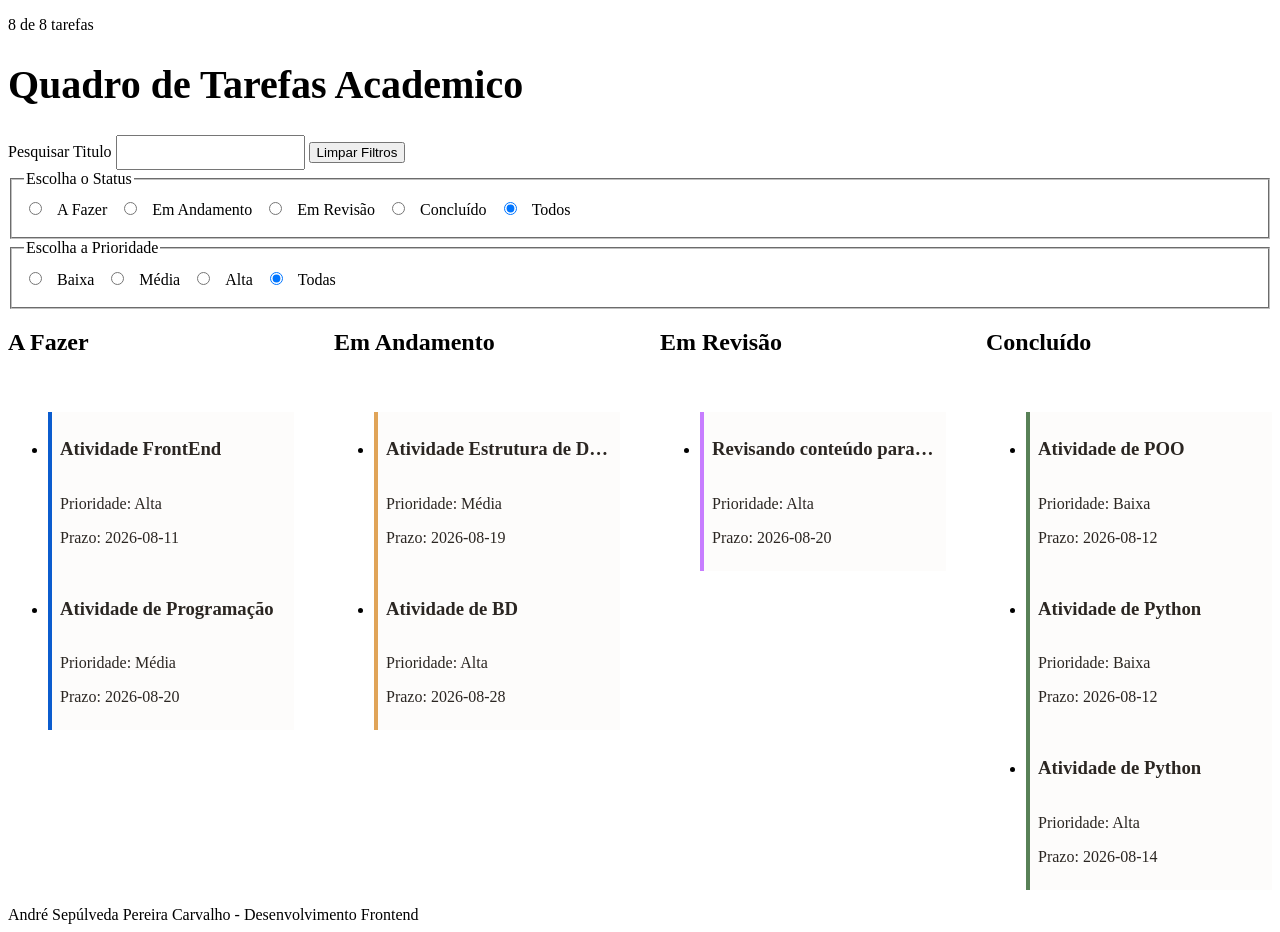
<file: index.html>
<!DOCTYPE html>
<html lang='pt-BR'>
<head>
    <link rel="stylesheet" href="styles.css">
    <meta charset='utf-8'>
    <title>Tarefas Acedemicas</title>
    <meta name="viewport" content="width=device-width, initial-scale=1.0">
</head>
<body>
    <header>
        <p role="status" aria-live="polite"></p>
        <h1 id="title-to-do">Quadro de Tarefas Academico</h1>
    </header>

    <section aria-label="Busca e Filtros">
        <label for="pesquisar-titulo">Pesquisar Titulo</label>
        <input id="pesquisar-titulo" type="search">
        <button class="botao" id="limpar-filtros">Limpar Filtros</button>
        <fieldset>
            <legend>Escolha o Status</legend>
            <input type="radio" name="status" id="a-fazer">
            <label for="a-fazer">A Fazer</label>
            <input type="radio" name="status" id="em-andamento">
            <label for="em-andamento">Em Andamento</label>
            <input type="radio" name="status" id="em-revisao">
            <label for="em-revisao">Em Revisão</label>
            <input type="radio" name="status" id="concluido">
            <label for="concluido">Concluído</label>
            <input type="radio" name="status" id="todos" checked>
            <label for="todos">Todos</label>
        </fieldset>
        <fieldset>
            <legend>Escolha a Prioridade</legend>
            <input type="radio" name="prioridade" id="baixa">
            <label for="baixa">Baixa</label>
            <input type="radio" name="prioridade" id="media">
            <label for="media">Média</label>
            <input type="radio" name="prioridade" id="alta">
            <label for="alta">Alta</label>
            <input type="radio" name="prioridade" id="todas" checked>
            <label for="todas">Todas</label>
        </fieldset>
    </section>

    <main id="quadro-geral" data-quadro="">
        <section class="coluna" aria-labelledby="titulo-coluna-1">
            <h2 id="titulo-coluna-1">A Fazer</h2>
            <ul data-lista-status="a-fazer">
            </ul>
        </section>

        <section class="coluna" aria-labelledby="titulo-coluna-2">
            <h2 id="titulo-coluna-2">Em Andamento</h2>
            <ul data-lista-status="em-andamento">
            </ul>
        </section>

        <section class="coluna" aria-labelledby="titulo-coluna-3">
            <h2 id="titulo-coluna-3">Em Revisão</h2>
            <ul data-lista-status="em-revisao">
            </ul>
        </section>

        <section class="coluna" aria-labelledby="titulo-coluna-4">
            <h2 id="titulo-coluna-4">Concluído</h2>
            <ul data-lista-status="concluido">
            </ul>
        </section>
    </main>
    <footer>André Sepúlveda Pereira Carvalho - Desenvolvimento Frontend</footer>
    <script type="module" src="./app.js"></script>
</body>
</html>
</file>
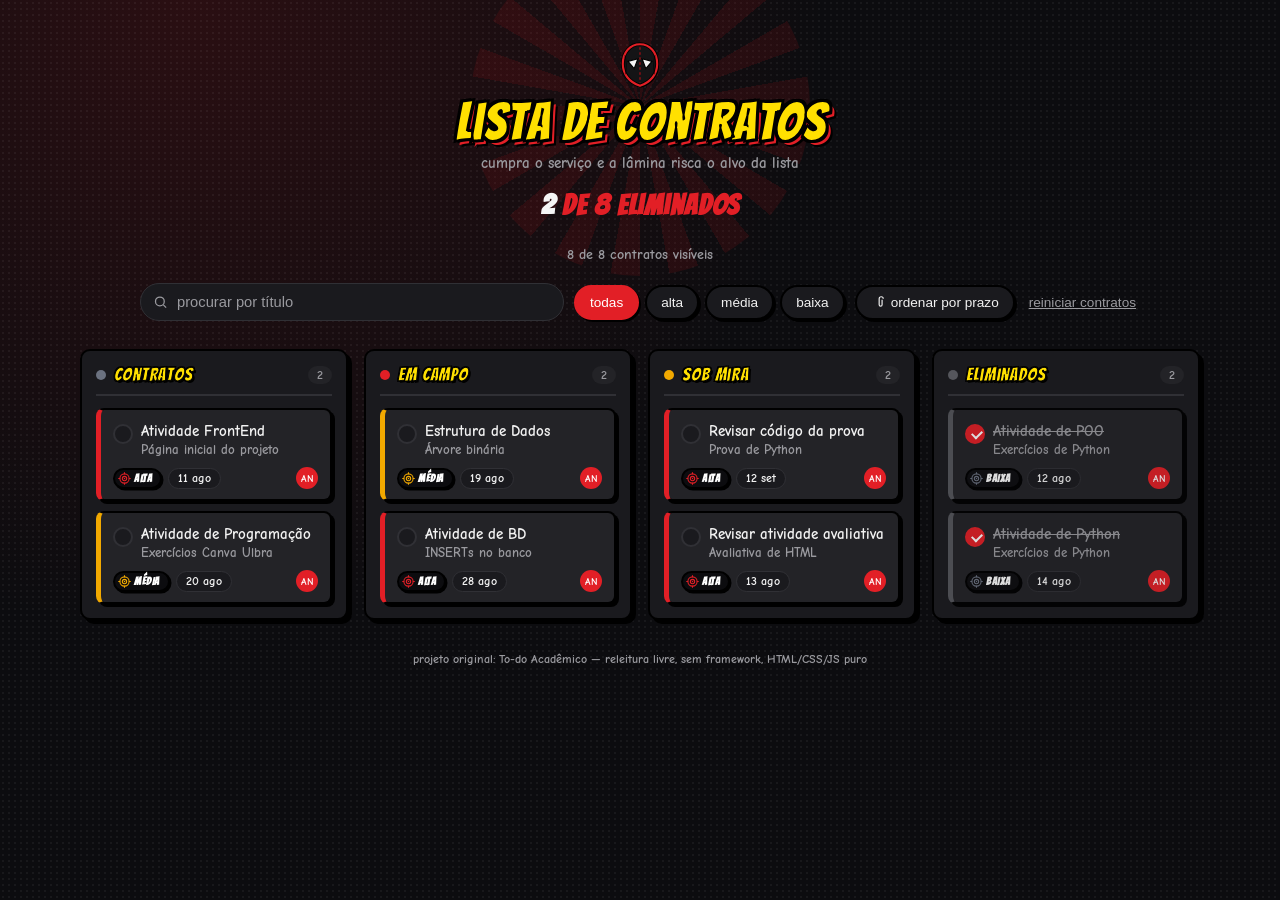
<file: painel-missoes.html>
<!DOCTYPE html>
<html lang="pt-BR">
<head>
<meta charset="UTF-8">
<meta name="viewport" content="width=device-width, initial-scale=1.0">
<title>Lista de Contratos</title>
<link rel="preconnect" href="https://fonts.googleapis.com">
<link href="https://fonts.googleapis.com/css2?family=Bangers&family=Comic+Neue:wght@400;700&display=swap" rel="stylesheet">
<style>
  :root {
    --bg: #0c0c0f;
    --surface: #1a1a1e;
    --surface-alt: #232327;
    --text: #f2f2f2;
    --muted: #9a9a9f;
    --border: #303035;
    --vermelho: #e21f26;
    --vermelho-escuro: #8f0f14;
    --branco: #f5f5f5;

    --c-a-fazer: #6b7280;
    --c-andamento: #e21f26;
    --c-revisao: #f2a900;
    --c-concluida: #55565c;

    --p-alta: #e21f26;
    --p-media: #f2a900;
    --p-baixa: #6b7280;
  }

  * { box-sizing: border-box; }
  .sr-only {
    position: absolute; width: 1px; height: 1px;
    overflow: hidden; clip: rect(0 0 0 0); white-space: nowrap;
  }

  body {
    margin: 0;
    font-family: "Comic Neue", -apple-system, "Segoe UI", Roboto, Helvetica, Arial, sans-serif;
    font-weight: 700;
    background-color: var(--bg);
    background-image:
      radial-gradient(circle, rgba(255,255,255,0.05) 1px, transparent 1.3px),
      radial-gradient(circle at 15% 0%, rgba(226,31,38,0.14), transparent 45%);
    background-size: 6px 6px, auto;
    background-repeat: repeat, no-repeat;
    color: var(--text);
    min-height: 100vh;
    padding: 40px 20px 70px;
  }

  .fonte-impacto { font-family: "Bangers", "Segoe UI", cursive; letter-spacing: 0.03em; }

  .cabecalho { position: relative; text-align: center; margin-bottom: 6px; }
  .cabecalho::before {
    content: "";
    position: absolute;
    top: 50%; left: 50%;
    width: 340px; height: 340px;
    transform: translate(-50%, -50%);
    background: repeating-conic-gradient(from 0deg, var(--vermelho-escuro) 0deg 10deg, transparent 10deg 20deg);
    opacity: 0.18;
    border-radius: 50%;
    z-index: -1;
  }
  .emblema {
    display: inline-flex;
    align-items: center;
    justify-content: center;
    margin-bottom: 6px;
  }
  .cabecalho h1 {
    font-size: clamp(2rem, 6vw, 3.2rem);
    margin: 0 0 4px;
    color: #ffe000;
    -webkit-text-stroke: 2px #000;
    text-shadow:
      -2px -2px 0 #000, 2px -2px 0 #000, -2px 2px 0 #000, 2px 2px 0 #000,
      4px 4px 0 var(--vermelho), 6px 6px 0 #000;
  }
  .subtitulo { margin: 0; color: var(--muted); font-size: 0.95rem; }

  .contador {
    text-align: center;
    margin: 18px auto 26px;
    font-size: clamp(1.3rem, 4vw, 1.8rem);
    color: var(--vermelho);
  }
  .contador span { color: var(--branco); }

  .regiao-status {
    text-align: center;
    font-size: 0.9rem;
    color: var(--muted);
    margin: 0 auto 20px;
    max-width: 900px;
  }

  .bancada {
    max-width: 1000px;
    margin: 0 auto 28px;
    display: flex;
    flex-wrap: wrap;
    gap: 10px;
    align-items: center;
    justify-content: center;
  }

  .campo-busca { position: relative; flex: 1 1 220px; min-width: 0; }
  .campo-busca svg { position: absolute; left: 13px; top: 50%; transform: translateY(-50%); color: var(--muted); }
  .campo-busca input {
    width: 100%;
    font-size: 0.92rem;
    padding: 10px 14px 10px 36px;
    border: 1px solid var(--border);
    border-radius: 999px;
    background: var(--surface);
    color: var(--text);
  }
  .campo-busca input::placeholder { color: var(--muted); }
  .campo-busca input:focus-visible { outline: 2px solid var(--vermelho); outline-offset: 2px; }

  .chip-row { display: flex; gap: 6px; flex-wrap: wrap; }
  .chip {
    border: 2px solid #000;
    box-shadow: 2px 2px 0 #000;
    background: var(--surface);
    color: var(--text);
    padding: 8px 14px;
    border-radius: 999px;
    font-size: 0.85rem;
    cursor: pointer;
    min-height: 24px;
    display: inline-flex; align-items: center; gap: 6px;
  }
  .chip:focus-visible { outline: 2px solid var(--vermelho); outline-offset: 2px; }
  .chip[aria-pressed="true"] { background: var(--vermelho); color: #fff; border-color: var(--vermelho); }
  .chip svg { transition: transform 0.2s ease; }
  .chip[aria-pressed="true"] svg { transform: rotate(90deg); }

  .link-reiniciar {
    background: none; border: none;
    color: var(--muted);
    font-size: 0.85rem;
    cursor: pointer;
    text-decoration: underline;
    padding: 8px 4px;
  }
  .link-reiniciar:focus-visible { outline: 2px solid var(--vermelho); outline-offset: 2px; }
  .link-reiniciar:hover { color: var(--text); }

  .mural {
    max-width: 1120px;
    margin: 0 auto;
    display: grid;
    grid-template-columns: 1fr;
    gap: 16px;
    position: relative;
    z-index: 1;
  }
  @media (min-width: 720px) { .mural { grid-template-columns: repeat(2, 1fr); } }
  @media (min-width: 1080px) {
    /* a partir daqui cabem as 4 colunas lado a lado sem espremer os cartões */
    .mural { grid-template-columns: repeat(4, 1fr); }
  }

  .coluna {
    background: var(--surface);
    border: 2px solid #000;
    box-shadow: 4px 4px 0 #000;
    border-radius: 10px;
    padding: 14px;
    min-width: 0;
  }
  .coluna-header {
    display: flex; align-items: center; gap: 8px;
    padding-bottom: 10px; margin-bottom: 12px;
    border-bottom: 2px solid var(--border);
  }
  .ponto-status { width: 10px; height: 10px; border-radius: 50%; flex-shrink: 0; }
  .col-a-fazer .ponto-status { background: var(--c-a-fazer); }
  .col-em-andamento .ponto-status { background: var(--c-andamento); }
  .col-em-revisao .ponto-status { background: var(--c-revisao); }
  .col-concluida .ponto-status { background: var(--c-concluida); }
  .titulo-coluna {
    font-family: "Bangers", cursive;
    letter-spacing: 0.05em;
    font-size: 1.1rem;
    color: #ffe000;
    -webkit-text-stroke: 1px #000;
    text-shadow: -1px -1px 0 #000, 1px -1px 0 #000, -1px 1px 0 #000, 1px 1px 0 #000, 2px 2px 0 #000;
  }
  .contagem-coluna {
    margin-left: auto;
    background: var(--surface-alt);
    color: var(--muted);
    font-size: 0.75rem;
    padding: 2px 9px;
    border-radius: 999px;
  }

  .lista { list-style: none; margin: 0; padding: 0; display: flex; flex-direction: column; gap: 10px; min-width: 0; }
  .vazio { color: var(--muted); font-size: 0.85rem; text-align: center; padding: 14px 4px; }

  .cartao {
    position: relative;
    overflow: hidden;
    background: var(--surface-alt);
    border: 2px solid #000;
    border-left: 5px solid var(--cor-prioridade, #000);
    box-shadow: 3px 3px 0 #000;
    border-radius: 8px;
    padding: 12px 12px 10px;
    min-width: 0;
    transition: transform 0.15s ease;
  }
  .cartao:hover { transform: translateY(-2px); }
  .cartao.concluida { border-left-color: var(--c-concluida); opacity: 0.85; }

  .linha-topo { display: flex; align-items: flex-start; gap: 8px; }

  .checkbox {
    position: relative;
    width: 20px; height: 20px;
    border-radius: 50%;
    border: 2px solid var(--border);
    background: var(--surface);
    cursor: pointer;
    flex-shrink: 0;
    margin-top: 2px;
  }
  .checkbox::after {
    content: "";
    position: absolute; left: 5px; top: 4px;
    width: 8px; height: 5px;
    border-left: 2px solid #fff; border-bottom: 2px solid #fff;
    transform: rotate(-45deg);
    opacity: 0;
  }
  .checkbox[aria-pressed="true"] { background: var(--vermelho); border-color: var(--vermelho); }
  .checkbox[aria-pressed="true"]::after { opacity: 1; }
  .checkbox:focus-visible { outline: 2px solid var(--vermelho); outline-offset: 2px; }

  .corpo-cartao { min-width: 0; flex: 1; }
  .titulo-tarefa {
    margin: 0 0 2px;
    font-size: 0.95rem;
    font-weight: 600;
    white-space: nowrap;
    overflow: hidden;
    text-overflow: ellipsis;
    min-width: 0;
  }
  .cartao.concluida .titulo-tarefa { text-decoration: line-through; color: var(--muted); }
  .projeto {
    margin: 0;
    font-size: 0.8rem;
    color: var(--muted);
    white-space: nowrap;
    overflow: hidden;
    text-overflow: ellipsis;
  }

  .rodape-cartao {
    display: flex; align-items: center; justify-content: space-between; gap: 8px;
    margin-top: 10px;
    flex-wrap: wrap;
  }
  .rodape-esquerda { display: flex; align-items: center; gap: 6px; flex-wrap: wrap; }
  .prazo-pill {
    background: var(--surface);
    border: 1px solid var(--border);
    color: var(--text);
    font-size: 0.72rem;
    padding: 3px 9px;
    border-radius: 999px;
  }
  .selo-prioridade {
    display: inline-flex;
    align-items: center;
    gap: 3px;
    background: #0c0c0f;
    border: 2px solid #000;
    box-shadow: 1.5px 1.5px 0 #000;
    border-radius: 999px;
    padding: 2px 8px 2px 3px;
    font-family: "Bangers", cursive;
    font-size: 0.68rem;
    letter-spacing: 0.05em;
  }
  .selo-prioridade svg { width: 13px; height: 13px; flex-shrink: 0; }
  .avatar {
    width: 22px; height: 22px; border-radius: 50%;
    background: var(--vermelho);
    color: #fff;
    font-size: 0.62rem; font-weight: 700;
    display: flex; align-items: center; justify-content: center;
    flex-shrink: 0;
  }

  .corte {
    position: absolute;
    top: -30%;
    left: -35%;
    width: 170%;
    height: 10px;
    background: linear-gradient(90deg, transparent, #fff 40%, var(--vermelho) 62%, transparent);
    transform: rotate(-16deg) translateX(-130%);
    opacity: 0;
    pointer-events: none;
  }
  .cartao.riscando .corte { animation: cortar 1.1s ease forwards; }
  @keyframes cortar {
    0%   { transform: rotate(-16deg) translateX(-130%); opacity: 1; }
    70%  { opacity: 1; }
    100% { transform: rotate(-16deg) translateX(130%); opacity: 0; }
  }
  .gota-sangue {
    position: absolute;
    width: 6px; height: 10px;
    background: var(--vermelho);
    border-radius: 50% 50% 50% 0;
    transform: rotate(45deg);
    opacity: 0.95;
    animation: pingar 1.1s ease forwards;
    pointer-events: none;
  }
  @keyframes pingar { to { transform: translateY(26px) rotate(45deg); opacity: 0; } }

  .corte-fino {
    position: absolute;
    left: -35%;
    width: 170%;
    height: 22px;
    background: linear-gradient(90deg, transparent, #fff 38%, var(--vermelho) 60%, transparent);
    clip-path: polygon(
      0% 50%, 8% 35.4%, 16% 44.8%, 24% 19.3%, 32% 38%, 40% 13%, 48% 33%, 56% 18%, 64% 40%, 72% 17.3%, 80% 44.8%, 88% 37.4%, 100% 50%,
      100% 50%, 88% 50.6%, 80% 71.2%, 72% 54.7%, 64% 84%, 56% 62%, 48% 77%, 40% 57%, 32% 82%, 24% 56.7%, 16% 71.2%, 8% 48.6%, 0% 50%
    );
    transform: rotate(-16deg) translateX(-130%);
    opacity: 0;
    pointer-events: none;
    filter: drop-shadow(0 0 1px rgba(0,0,0,0.7));
  }
  .corte-fino.riscar { animation: cortar 1.1s ease forwards; }

  .buraco-tiro {
    position: absolute;
    width: 30px; height: 30px;
    opacity: 0;
    transform: scale(0.2);
    pointer-events: none;
  }
  .buraco-tiro.estourar { animation: baterTiro 0.7s cubic-bezier(.3,1.6,.4,1) forwards; }
  @keyframes baterTiro {
    0%   { opacity: 0; transform: scale(0.2); }
    60%  { opacity: 1; transform: scale(1.25); }
    100% { opacity: 1; transform: scale(1); }
  }
  .flash-tiro {
    position: absolute;
    width: 34px; height: 34px;
    border-radius: 50%;
    background: radial-gradient(circle, rgba(255,220,150,0.9), transparent 70%);
    opacity: 0;
    pointer-events: none;
  }
  .flash-tiro.estourar { animation: clarao 0.5s ease forwards; }
  @keyframes clarao {
    0%   { opacity: 0; transform: scale(0.3); }
    40%  { opacity: 1; transform: scale(1.5); }
    100% { opacity: 0; transform: scale(1.8); }
  }

  .teia {
    position: absolute;
    width: 64px; height: 64px;
    opacity: 0;
    transform: scale(0.5) rotate(-8deg);
    pointer-events: none;
  }
  .teia.tecendo { animation: tecer 2s ease forwards; }
  @keyframes tecer {
    0%   { opacity: 0; transform: scale(0.5) rotate(-8deg); }
    25%  { opacity: 1; transform: scale(1) rotate(-8deg); }
    78%  { opacity: 1; }
    100% { opacity: 0; transform: scale(1.08) rotate(-8deg); }
  }
  .teia-grande {
    position: absolute;
    top: 50%; left: 50%;
    width: 300px; height: 300px;
    transform: translate(-50%, -50%);
    opacity: 0.4;
    z-index: 0;
  }

  .rodape {
    text-align: center;
    color: var(--muted);
    font-size: 0.78rem;
    margin-top: 32px;
  }

  .corte-tela {
    position: fixed;
    top: 48%;
    left: -40%;
    width: 220%;
    height: 18px;
    background: linear-gradient(90deg, transparent, #fff 35%, var(--vermelho) 55%, transparent);
    transform: rotate(-14deg) translateX(-140%);
    z-index: 75;
    pointer-events: none;
    opacity: 0;
  }
  .corte-tela.ativo { animation: cortarTela 1.3s ease forwards; }
  @keyframes cortarTela {
    0%   { opacity: 1; transform: rotate(-14deg) translateX(-140%); }
    55%  { opacity: 1; }
    100% { opacity: 0; transform: rotate(-14deg) translateX(140%); }
  }

  .chuva-sangue { position: fixed; inset: 0; pointer-events: none; overflow: hidden; z-index: 60; }
  .pingo { position: absolute; top: -30px; width: 9px; height: 15px; background: var(--vermelho); border-radius: 50% 50% 50% 0; opacity: 0.9; animation: cair linear forwards; }
  @keyframes cair { to { transform: translateY(110vh) rotate(45deg); opacity: 0.15; } }

  .grande-final { position: fixed; inset: 0; display: flex; align-items: center; justify-content: center; z-index: 80; pointer-events: none; }
  .grande-final[hidden] { display: none; }
  .selo {
    position: relative;
    z-index: 1;
    background: var(--surface);
    border: 3px solid #000;
    box-shadow: 6px 6px 0 var(--vermelho);
    border-radius: 14px;
    padding: 22px 36px;
    text-align: center;
    transform: scale(0) rotate(-3deg);
    animation: selar 0.8s cubic-bezier(.2,1.4,.4,1) forwards;
    overflow: visible;
  }
  .selo-conteudo.tremer { animation: tremer 0.25s ease; }
  @keyframes tremer {
    0%, 100% { transform: translate(0, 0); }
    25% { transform: translate(-4px, 2px); }
    50% { transform: translate(4px, -2px); }
    75% { transform: translate(-2px, 1px); }
  }
  .selo strong {
    display: block;
    font-family: "Bangers", cursive;
    letter-spacing: 0.06em;
    font-size: clamp(1.6rem, 5vw, 2.4rem);
    color: #ffe000;
    -webkit-text-stroke: 2px #000;
    text-shadow:
      -2px -2px 0 #000, 2px -2px 0 #000, -2px 2px 0 #000, 2px 2px 0 #000,
      4px 4px 0 var(--vermelho);
    margin-bottom: 6px;
  }
  .selo span { color: var(--muted); font-size: 0.9rem; }
  @keyframes selar {
    0%   { transform: scale(0.5) rotate(-3deg); opacity: 0; }
    70%  { transform: scale(1.06) rotate(-3deg); opacity: 1; }
    100% { transform: scale(1) rotate(-3deg); opacity: 1; }
  }

  .estrondo {
    position: absolute;
    background: #ffe000;
    color: #000;
    font-family: "Bangers", cursive;
    font-size: 1rem;
    letter-spacing: 0.03em;
    padding: 10px 14px;
    clip-path: polygon(50% 0%, 61% 35%, 98% 35%, 68% 57%, 79% 91%, 50% 70%, 21% 91%, 32% 57%, 2% 35%, 39% 35%);
    opacity: 0;
    transform: scale(0.4) rotate(-8deg);
    pointer-events: none;
    text-align: center;
    line-height: 1;
    z-index: 3;
  }
  .estrondo.mostrar { animation: estourarTexto 1.4s ease forwards; }
  @keyframes estourarTexto {
    0%   { opacity: 0; transform: scale(0.3) rotate(-8deg); }
    25%  { opacity: 1; transform: scale(1.15) rotate(-8deg); }
    75%  { opacity: 1; transform: scale(1) rotate(-8deg); }
    100% { opacity: 0; transform: scale(1.05) rotate(-8deg); }
  }
</style>
</head>
<body>

<header class="cabecalho">
  <span class="emblema" aria-hidden="true">
    <svg width="50" height="50" viewBox="0 0 48 48" overflow="visible">
      <path d="M25.6,5.6 C35.1,5.6 42.1,13.6 42.1,24.6 C42.1,34.1 36.1,42.1 25.6,45.6 C15.1,42.1 9.1,34.1 9.1,24.6 C9.1,13.6 16.1,5.6 25.6,5.6 Z"
            fill="#000"></path>
      <path d="M24,4 C33.5,4 40.5,12 40.5,23 C40.5,32.5 34.5,40.5 24,44 C13.5,40.5 7.5,32.5 7.5,23 C7.5,12 14.5,4 24,4 Z"
            fill="#141416" stroke="#000" stroke-width="3.6"></path>
      <path d="M24,4 C33.5,4 40.5,12 40.5,23 C40.5,32.5 34.5,40.5 24,44 C13.5,40.5 7.5,32.5 7.5,23 C7.5,12 14.5,4 24,4 Z"
            fill="none" stroke="#e21f26" stroke-width="2"></path>
      <line x1="24" y1="7" x2="24" y2="41" stroke="#8f0f14" stroke-width="1.4" stroke-dasharray="2.4 2.4"></line>
      <path d="M9.6,15 C11,20 11.4,27 9.9,32.5" fill="none" stroke="#000" stroke-width="1" stroke-linecap="round" opacity="0.55"></path>
      <path d="M38.4,15 C37,20 36.6,27 38.1,32.5" fill="none" stroke="#000" stroke-width="1" stroke-linecap="round" opacity="0.55"></path>
      <polygon points="12.5,20.5 22,18 18.4,27.5" fill="#f5f5f5" stroke="#000" stroke-width="1.1"></polygon>
      <polygon points="35.5,20.5 26,18 29.6,27.5" fill="#f5f5f5" stroke="#000" stroke-width="1.1"></polygon>
    </svg>
  </span>
  <h1 class="fonte-impacto">Lista de Contratos</h1>
  <p class="subtitulo">cumpra o serviço e a lâmina risca o alvo da lista</p>
</header>

<p class="contador fonte-impacto" id="contador"></p>

<p role="status" aria-live="polite" class="regiao-status" id="regiao-status"></p>

<section class="bancada" aria-label="Busca e filtros">
  <div class="campo-busca">
    <svg width="15" height="15" viewBox="0 0 24 24" fill="none" stroke="currentColor" stroke-width="2" aria-hidden="true">
      <circle cx="11" cy="11" r="7"></circle>
      <line x1="21" y1="21" x2="16.65" y2="16.65"></line>
    </svg>
    <label for="busca-titulo" class="sr-only">Procurar contrato pelo título</label>
    <input id="busca-titulo" type="search" placeholder="procurar por título">
  </div>

  <div class="chip-row" role="group" aria-label="Filtrar por prioridade">
    <button class="chip" data-prioridade="todas" aria-pressed="true" type="button">todas</button>
    <button class="chip" data-prioridade="alta" aria-pressed="false" type="button">alta</button>
    <button class="chip" data-prioridade="media" aria-pressed="false" type="button">média</button>
    <button class="chip" data-prioridade="baixa" aria-pressed="false" type="button">baixa</button>
  </div>

  <button id="botao-ordenar" class="chip" type="button" aria-pressed="false">
    <svg width="14" height="14" viewBox="0 0 24 24" fill="none" stroke="currentColor" stroke-width="2" aria-hidden="true">
      <path d="M21 6.5a3.5 3.5 0 0 0-7 0v10a2.5 2.5 0 0 0 5 0V8"></path>
    </svg>
    ordenar por prazo
  </button>

  <button id="botao-reiniciar" class="link-reiniciar" type="button">reiniciar contratos</button>
</section>

<main class="mural" data-quadro id="quadro"></main>

<p class="rodape">projeto original: To-do Acadêmico — releitura livre, sem framework, HTML/CSS/JS puro</p>

<div class="corte-tela" id="corte-tela" aria-hidden="true"></div>
<div class="chuva-sangue" id="chuva-sangue" aria-hidden="true"></div>
<div id="grande-final" class="grande-final" hidden>
  <span class="teia-grande" id="teia-grande" aria-hidden="true"></span>
  <div class="selo">
    <div class="selo-conteudo">
      <strong>Contrato cumprido</strong>
      <span>todos os alvos foram eliminados da lista</span>
    </div>
  </div>
</div>

<script>
(function () {
  "use strict";

  const dadosOriginais = [
    { id: "t1", titulo: "Atividade FrontEnd", projeto: "Página inicial do projeto", status: "a-fazer", prioridade: "alta", prazo: "2026-08-11" },
    { id: "t2", titulo: "Atividade de Programação", projeto: "Exercícios Canva Ulbra", status: "a-fazer", prioridade: "media", prazo: "2026-08-20" },
    { id: "t3", titulo: "Estrutura de Dados", projeto: "Árvore binária", status: "em-andamento", prioridade: "media", prazo: "2026-08-19" },
    { id: "t4", titulo: "Atividade de BD", projeto: "INSERTs no banco", status: "em-andamento", prioridade: "alta", prazo: "2026-08-28" },
    { id: "t5", titulo: "Revisar código da prova", projeto: "Prova de Python", status: "em-revisao", prioridade: "alta", prazo: "2026-09-12" },
    { id: "t6", titulo: "Revisar atividade avaliativa", projeto: "Avaliativa de HTML", status: "em-revisao", prioridade: "alta", prazo: "2026-08-13" },
    { id: "t7", titulo: "Atividade de POO", projeto: "Exercícios de Python", status: "concluida", prioridade: "baixa", prazo: "2026-08-12" },
    { id: "t8", titulo: "Atividade de Python", projeto: "Exercícios de Python", status: "concluida", prioridade: "baixa", prazo: "2026-08-14" }
  ];

  let tarefas = dadosOriginais.map((t) => Object.assign({}, t));

  const colunas = [
    { status: "a-fazer", titulo: "Contratos" },
    { status: "em-andamento", titulo: "Em Campo" },
    { status: "em-revisao", titulo: "Sob Mira" },
    { status: "concluida", titulo: "Eliminados" }
  ];

  const prioridadeCor = { alta: "#e21f26", media: "#f2a900", baixa: "#6b7280" };
  const prioridadeRotulo = { alta: "Prioridade alta", media: "Prioridade média", baixa: "Prioridade baixa" };
  const prioridadeSigla = { alta: "ALTA", media: "MÉDIA", baixa: "BAIXA" };

  function svgAlvo() {
    return '<svg viewBox="0 0 24 24" fill="none">' +
      '<circle cx="12" cy="12" r="8.5" stroke="currentColor" stroke-width="2"></circle>' +
      '<circle cx="12" cy="12" r="4" stroke="currentColor" stroke-width="2"></circle>' +
      '<circle cx="12" cy="12" r="1.4" fill="currentColor"></circle>' +
      '<line x1="12" y1="0.5" x2="12" y2="4" stroke="currentColor" stroke-width="2"></line>' +
      '<line x1="12" y1="20" x2="12" y2="23.5" stroke="currentColor" stroke-width="2"></line>' +
      '<line x1="0.5" y1="12" x2="4" y2="12" stroke="currentColor" stroke-width="2"></line>' +
      '<line x1="20" y1="12" x2="23.5" y2="12" stroke="currentColor" stroke-width="2"></line>' +
      '</svg>';
  }

  const meses = ["jan","fev","mar","abr","mai","jun","jul","ago","set","out","nov","dez"];
  function formatarPrazo(iso) {
    const p = iso.split("-");
    return p[2] + " " + meses[parseInt(p[1], 10) - 1];
  }

  const estado = { busca: "", prioridade: "todas", ordenarPorPrazo: false, finalizado: false };

  function filtrarPorBusca(lista, busca) {
    const termo = busca.trim().toLowerCase();
    if (termo === "") return lista;
    return lista.filter((t) => t.titulo.toLowerCase().includes(termo));
  }
  function filtrarPorPrioridade(lista, prioridade) {
    return lista.filter((t) => prioridade === "todas" || t.prioridade === prioridade);
  }
  function ordenarPorPrazo(lista) {
    const copia = [...lista];
    copia.sort((a, b) => a.prazo.localeCompare(b.prazo));
    return copia;
  }
  function derivarListaVisivel() {
    let resultado = tarefas;
    resultado = filtrarPorBusca(resultado, estado.busca);
    resultado = filtrarPorPrioridade(resultado, estado.prioridade);
    if (estado.ordenarPorPrazo) resultado = ordenarPorPrazo(resultado);
    return resultado;
  }

  function criarCartao(tarefa) {
    const li = document.createElement("li");

    const cartao = document.createElement("article");
    cartao.className = "cartao" + (tarefa.status === "concluida" ? " concluida" : "");
    cartao.dataset.id = tarefa.id;
    cartao.style.setProperty("--cor-prioridade", prioridadeCor[tarefa.prioridade]);

    const corte = document.createElement("span");
    corte.className = "corte";
    corte.setAttribute("aria-hidden", "true");
    cartao.append(corte);

    const linhaTopo = document.createElement("div");
    linhaTopo.className = "linha-topo";

    const checkbox = document.createElement("button");
    checkbox.type = "button";
    checkbox.className = "checkbox";
    const concluida = tarefa.status === "concluida";
    checkbox.setAttribute("aria-pressed", String(concluida));
    checkbox.setAttribute("aria-label", concluida ? "Reabrir contrato" : "Marcar contrato como eliminado");

    const corpo = document.createElement("div");
    corpo.className = "corpo-cartao";

    const titulo = document.createElement("h3");
    titulo.className = "titulo-tarefa";
    titulo.textContent = tarefa.titulo;

    const projeto = document.createElement("p");
    projeto.className = "projeto";
    projeto.textContent = tarefa.projeto;
    projeto.title = prioridadeRotulo[tarefa.prioridade];

    corpo.append(titulo, projeto);
    linhaTopo.append(checkbox, corpo);
    cartao.append(linhaTopo);

    const rodape = document.createElement("div");
    rodape.className = "rodape-cartao";

    const esquerda = document.createElement("div");
    esquerda.className = "rodape-esquerda";

    const selo = document.createElement("span");
    selo.className = "selo-prioridade";
    selo.style.color = prioridadeCor[tarefa.prioridade];
    selo.title = prioridadeRotulo[tarefa.prioridade];
    selo.innerHTML = svgAlvo() + '<span style="color:#fff">' + prioridadeSigla[tarefa.prioridade] + "</span>";

    const prazo = document.createElement("span");
    prazo.className = "prazo-pill";
    prazo.textContent = formatarPrazo(tarefa.prazo);

    esquerda.append(selo, prazo);

    const avatar = document.createElement("span");
    avatar.className = "avatar";
    avatar.textContent = "AN";
    avatar.title = "Andre";
    rodape.append(esquerda, avatar);
    cartao.append(rodape);

    li.append(cartao);
    return li;
  }

  const quadro = document.querySelector("[data-quadro]");
  const regiaoStatus = document.querySelector("#regiao-status");
  const contador = document.querySelector("#contador");

  function renderizar() {
    const visiveis = derivarListaVisivel();
    quadro.replaceChildren();

    colunas.forEach((colDef) => {
      const secao = document.createElement("section");
      secao.className = "coluna col-" + colDef.status;

      const header = document.createElement("div");
      header.className = "coluna-header";
      const ponto = document.createElement("span");
      ponto.className = "ponto-status";
      const tituloCol = document.createElement("span");
      tituloCol.className = "titulo-coluna";
      tituloCol.textContent = colDef.titulo;
      const tarefasColuna = visiveis.filter((t) => t.status === colDef.status);
      const contagem = document.createElement("span");
      contagem.className = "contagem-coluna";
      contagem.textContent = tarefasColuna.length;
      header.append(ponto, tituloCol, contagem);
      secao.append(header);

      if (tarefasColuna.length === 0) {
        const vazio = document.createElement("p");
        vazio.className = "vazio";
        vazio.textContent = "nada por aqui";
        secao.append(vazio);
      } else {
        const lista = document.createElement("ul");
        lista.className = "lista";
        lista.dataset.listaStatus = colDef.status;
        const itens = tarefasColuna.map((t) => criarCartao(t));
        lista.replaceChildren(...itens);
        secao.append(lista);
      }

      quadro.append(secao);
    });

    if (!estado.finalizado) {
      regiaoStatus.textContent = visiveis.length + " de " + tarefas.length + " contratos visíveis";
    }

    const concluidas = tarefas.filter((t) => t.status === "concluida").length;
    contador.innerHTML = "<span>" + concluidas + "</span> de " + tarefas.length + " eliminados";
  }

  function espirrarSangue(cartaoEl) {
    for (let i = 0; i < 3; i++) {
      const gota = document.createElement("span");
      gota.className = "gota-sangue";
      gota.style.left = (20 + Math.random() * 60) + "%";
      gota.style.top = (30 + Math.random() * 20) + "%";
      gota.style.animationDelay = (i * 0.06) + "s";
      cartaoEl.append(gota);
      gota.addEventListener("animationend", () => gota.remove());
    }
  }

  function pontosAnel(cx, cy, raio, pontas) {
    const pts = [];
    for (let i = 0; i < pontas; i++) {
      const ang = (Math.PI * 2 / pontas) * i - Math.PI / 2;
      pts.push((cx + raio * Math.cos(ang)).toFixed(1) + "," + (cy + raio * Math.sin(ang)).toFixed(1));
    }
    return pts.join(" ");
  }

  function svgTeia() {
    const cx = 32, cy = 32, pontas = 8;
    let raios = [14, 24, 34];
    let spokes = "";
    for (let i = 0; i < pontas; i++) {
      const ang = (Math.PI * 2 / pontas) * i - Math.PI / 2;
      const x = (cx + 40 * Math.cos(ang)).toFixed(1);
      const y = (cy + 40 * Math.sin(ang)).toFixed(1);
      spokes += '<line x1="' + cx + '" y1="' + cy + '" x2="' + x + '" y2="' + y + '" stroke="rgba(255,255,255,0.8)" stroke-width="1"></line>';
    }
    let aneis = "";
    raios.forEach((r) => {
      aneis += '<polygon points="' + pontosAnel(cx, cy, r, pontas) + '" fill="none" stroke="rgba(255,255,255,0.75)" stroke-width="1"></polygon>';
    });
    return '<svg viewBox="0 0 64 64" width="100%" height="100%">' + spokes + aneis + '</svg>';
  }

  function svgBuracoTiro() {
    const cx = 16, cy = 16;
    let rachaduras = "";
    for (let i = 0; i < 6; i++) {
      const ang = (Math.PI * 2 / 6) * i + Math.random() * 0.3;
      const comprimento = 9 + Math.random() * 6;
      const x = (cx + comprimento * Math.cos(ang)).toFixed(1);
      const y = (cy + comprimento * Math.sin(ang)).toFixed(1);
      rachaduras += '<line x1="' + cx + '" y1="' + cy + '" x2="' + x + '" y2="' + y + '" stroke="#111" stroke-width="1.4"></line>';
    }
    return '<svg viewBox="0 0 32 32" width="100%" height="100%">' +
      '<circle cx="' + cx + '" cy="' + cy + '" r="7" fill="#141414"></circle>' +
      rachaduras +
      '<circle cx="' + cx + '" cy="' + cy + '" r="7" fill="none" stroke="rgba(255,255,255,0.15)" stroke-width="1"></circle>' +
      '</svg>';
  }

  function efeitoGarra(cartaoEl) {
    for (let i = 0; i < 3; i++) {
      const el = document.createElement("span");
      el.className = "corte-fino";
      el.style.top = (32 + i * 18) + "%";
      el.style.animationDelay = (i * 0.05) + "s";
      cartaoEl.append(el);
      window.requestAnimationFrame(() => el.classList.add("riscar"));
      el.addEventListener("animationend", () => el.remove());
    }
  }

  function efeitoTiro(cartaoEl) {
    const flash = document.createElement("span");
    flash.className = "flash-tiro";
    const buraco = document.createElement("span");
    buraco.className = "buraco-tiro";
    buraco.innerHTML = svgBuracoTiro();
    const x = 15 + Math.random() * 60;
    const y = 20 + Math.random() * 40;
    flash.style.left = x + "%"; flash.style.top = y + "%";
    buraco.style.left = (x + 2) + "%"; buraco.style.top = (y + 2) + "%";
    cartaoEl.append(flash, buraco);
    window.requestAnimationFrame(() => { flash.classList.add("estourar"); buraco.classList.add("estourar"); });
    flash.addEventListener("animationend", () => flash.remove());
    setTimeout(() => buraco.remove(), 2200);
  }

  function efeitoTeia(cartaoEl) {
    const teia = document.createElement("span");
    teia.className = "teia";
    teia.innerHTML = svgTeia();
    teia.style.left = (10 + Math.random() * 40) + "%";
    teia.style.top = (10 + Math.random() * 30) + "%";
    cartaoEl.append(teia);
    window.requestAnimationFrame(() => teia.classList.add("tecendo"));
    teia.addEventListener("animationend", () => teia.remove());
  }

  function efeitoGarraTela() {
    for (let i = 0; i < 3; i++) {
      const el = document.createElement("span");
      el.className = "corte-fino";
      el.style.position = "fixed";
      el.style.top = (42 + i * 8) + "%";
      el.style.zIndex = "76";
      el.style.animationDelay = (i * 0.05) + "s";
      document.body.append(el);
      window.requestAnimationFrame(() => el.classList.add("riscar"));
      el.addEventListener("animationend", () => el.remove());
    }
  }

  function efeitoBuracosTela() {
    for (let i = 0; i < 6; i++) {
      const buraco = document.createElement("span");
      buraco.className = "buraco-tiro";
      buraco.style.position = "fixed";
      buraco.style.left = (10 + Math.random() * 80) + "vw";
      buraco.style.top = (15 + Math.random() * 60) + "vh";
      buraco.style.zIndex = "76";
      buraco.innerHTML = svgBuracoTiro();
      document.body.append(buraco);
      window.requestAnimationFrame(() => buraco.classList.add("estourar"));
      setTimeout(() => buraco.remove(), 3600);
    }
  }

  function efeitoTiroTitulo() {
    const selo = document.querySelector(".selo");
    const conteudo = selo.querySelector(".selo-conteudo");
    const palavras = ["BANG!", "POW!", "BUM!", "PA-PUM!"];
    const totalTiros = 7;
    for (let i = 0; i < totalTiros; i++) {
      setTimeout(() => {
        const buraco = document.createElement("span");
        buraco.className = "buraco-tiro";
        buraco.innerHTML = svgBuracoTiro();
        buraco.style.left = (8 + Math.random() * 82) + "%";
        buraco.style.top = (10 + Math.random() * 75) + "%";
        buraco.style.zIndex = "2";
        selo.append(buraco);
        window.requestAnimationFrame(() => buraco.classList.add("estourar"));
        setTimeout(() => buraco.remove(), 2600);

        conteudo.classList.remove("tremer");
        void conteudo.offsetWidth;
        conteudo.classList.add("tremer");

        if (i % 2 === 0) {
          const estrondo = document.createElement("span");
          estrondo.className = "estrondo";
          estrondo.textContent = palavras[Math.floor(Math.random() * palavras.length)];
          estrondo.style.left = (Math.random() * 60) + "%";
          estrondo.style.top = (Math.random() * 55) + "%";
          selo.append(estrondo);
          window.requestAnimationFrame(() => estrondo.classList.add("mostrar"));
          setTimeout(() => estrondo.remove(), 1600);
        }
      }, i * 260);
    }
  }

  function alternarConclusao(tarefa, elementoCartao, botao) {
    if (tarefa.status !== "concluida") {
      tarefa.statusAnterior = tarefa.status;
      elementoCartao.classList.add("riscando");
      espirrarSangue(elementoCartao);
      const efeitosExtras = [efeitoGarra, efeitoTiro, efeitoTeia];
      efeitosExtras[Math.floor(Math.random() * efeitosExtras.length)](elementoCartao);
      botao.setAttribute("aria-pressed", "true");
      setTimeout(() => {
        tarefa.status = "concluida";
        renderizar();
        checarFinal();
      }, 900);
    } else {
      tarefa.status = tarefa.statusAnterior || "em-revisao";
      renderizar();
    }
  }

  quadro.addEventListener("click", (evento) => {
    const botao = evento.target.closest(".checkbox");
    if (!botao || !quadro.contains(botao)) return;
    const cartaoEl = botao.closest("[data-id]");
    const tarefa = tarefas.find((t) => t.id === cartaoEl.dataset.id);
    if (!tarefa) return;
    alternarConclusao(tarefa, cartaoEl, botao);
  });

  document.querySelector("#busca-titulo").addEventListener("input", (evento) => {
    estado.busca = evento.currentTarget.value;
    renderizar();
  });

  document.querySelectorAll(".chip[data-prioridade]").forEach((botao) => {
    botao.addEventListener("click", (evento) => {
      estado.prioridade = evento.currentTarget.dataset.prioridade;
      document.querySelectorAll(".chip[data-prioridade]").forEach((b) => b.setAttribute("aria-pressed", "false"));
      evento.currentTarget.setAttribute("aria-pressed", "true");
      renderizar();
    });
  });

  document.querySelector("#botao-ordenar").addEventListener("click", (evento) => {
    estado.ordenarPorPrazo = !estado.ordenarPorPrazo;
    evento.currentTarget.setAttribute("aria-pressed", String(estado.ordenarPorPrazo));
    renderizar();
  });

  const cortetela = document.querySelector("#corte-tela");
  const chuvaSangue = document.querySelector("#chuva-sangue");
  function soltarSangue() {
    for (let i = 0; i < 34; i++) {
      const pingo = document.createElement("span");
      pingo.className = "pingo";
      pingo.style.left = Math.random() * 100 + "vw";
      pingo.style.animationDuration = (2.2 + Math.random() * 1.6) + "s";
      pingo.style.animationDelay = (Math.random() * 0.5) + "s";
      pingo.addEventListener("animationend", () => pingo.remove());
      chuvaSangue.append(pingo);
    }
  }

  const grandeFinal = document.querySelector("#grande-final");
  function checarFinal() {
    const todasFeitas = tarefas.every((t) => t.status === "concluida");
    if (todasFeitas && !estado.finalizado) {
      estado.finalizado = true;
      regiaoStatus.textContent = "Contrato cumprido! Todos os alvos foram eliminados.";
      cortetela.classList.remove("ativo");
      window.requestAnimationFrame(() => cortetela.classList.add("ativo"));
      efeitoGarraTela();
      efeitoBuracosTela();
      soltarSangue();
      grandeFinal.hidden = false;
      setTimeout(efeitoTiroTitulo, 500);
      setTimeout(() => { grandeFinal.hidden = true; cortetela.classList.remove("ativo"); }, 7200);
    } else if (!todasFeitas) {
      estado.finalizado = false;
    }
  }

  document.querySelector("#botao-reiniciar").addEventListener("click", () => {
    tarefas = dadosOriginais.map((t) => Object.assign({}, t));
    estado.busca = "";
    estado.prioridade = "todas";
    estado.ordenarPorPrazo = false;
    estado.finalizado = false;
    document.querySelector("#busca-titulo").value = "";
    document.querySelectorAll(".chip[data-prioridade]").forEach((b) => b.setAttribute("aria-pressed", b.dataset.prioridade === "todas" ? "true" : "false"));
    document.querySelector("#botao-ordenar").setAttribute("aria-pressed", "false");
    grandeFinal.hidden = true;
    chuvaSangue.replaceChildren();
    renderizar();
  });

  document.querySelector("#teia-grande").innerHTML = svgTeia();

  renderizar();
})();
</script>
</body>
</html>
</file>
<file: styles.css>
*{box-sizing: border-box;}

:root{
    --cor_fundo_cartao: #fdfcfb;
    --cor_a_fazer: #0b5cce;
    --cor_andamento: #e0a458;
    --cor_concluido: #588157;
    --cor_revisao: #c77dff;
    --texto_principal:#2b2622;
    --borda: #e0dad3;
    --raio_borda: 15px;
    --escala-pequena: 8px;
    --escala-media: 20px;
    --escala-grande: 40px;
    --cor_fundo_pagina: #b6a590;


}

#quadro-geral{
    gap: var(--escala-grande);
    display: grid;
    grid-template-columns: 1fr;
    border-radius: var(--raio_borda);


}
.coluna{
    gap: var(--escala-media);
    display: flex;
    flex-direction: column;
    font-size: 1rem;
    min-width: 0;

}

.article{
    padding: var(--escala-pequena);
    background-color: var(--cor_fundo_cartao);
    color: var(--texto_principal);
    display: flex;
    flex-direction: column;
    min-width: 0;
    border-left: 4px solid transparent;


}

.prazo{
    margin-top: auto;
}

.titulo-tarefa{
    white-space: nowrap;
    overflow: hidden;
    text-overflow: ellipsis;
    min-width: 0;
    flex: 1;
    
}
/*com essa resolucao, fica ruim para vizualizar o campo de titulo das tabelas, a descricao. Então, usei o @media para fazer de forma automatica.*/
@media (min-width: 768px) {
  #quadro-geral {
    grid-template-columns: repeat(4, 1fr);
  }
}

h1{
      font-size: clamp(1.5rem, 4vw, 2.5rem);
}

fieldset label {
  display: inline-block;
  padding: var(--escala-pequena);
}
#pesquisar-titulo{
    padding: var(--escala-pequena);

}

#titulo-coluna-1 ~ ul .article {
  border-left-color: var(--cor_a_fazer);
}
#titulo-coluna-2 ~ ul .article{
    border-left-color: var(--cor_andamento);
}
#titulo-coluna-3 ~ ul .article{
    border-left-color: var(--cor_revisao);
}
#titulo-coluna-4 ~ ul .article{
    border-left-color: var(--cor_concluido);
}
</file>
